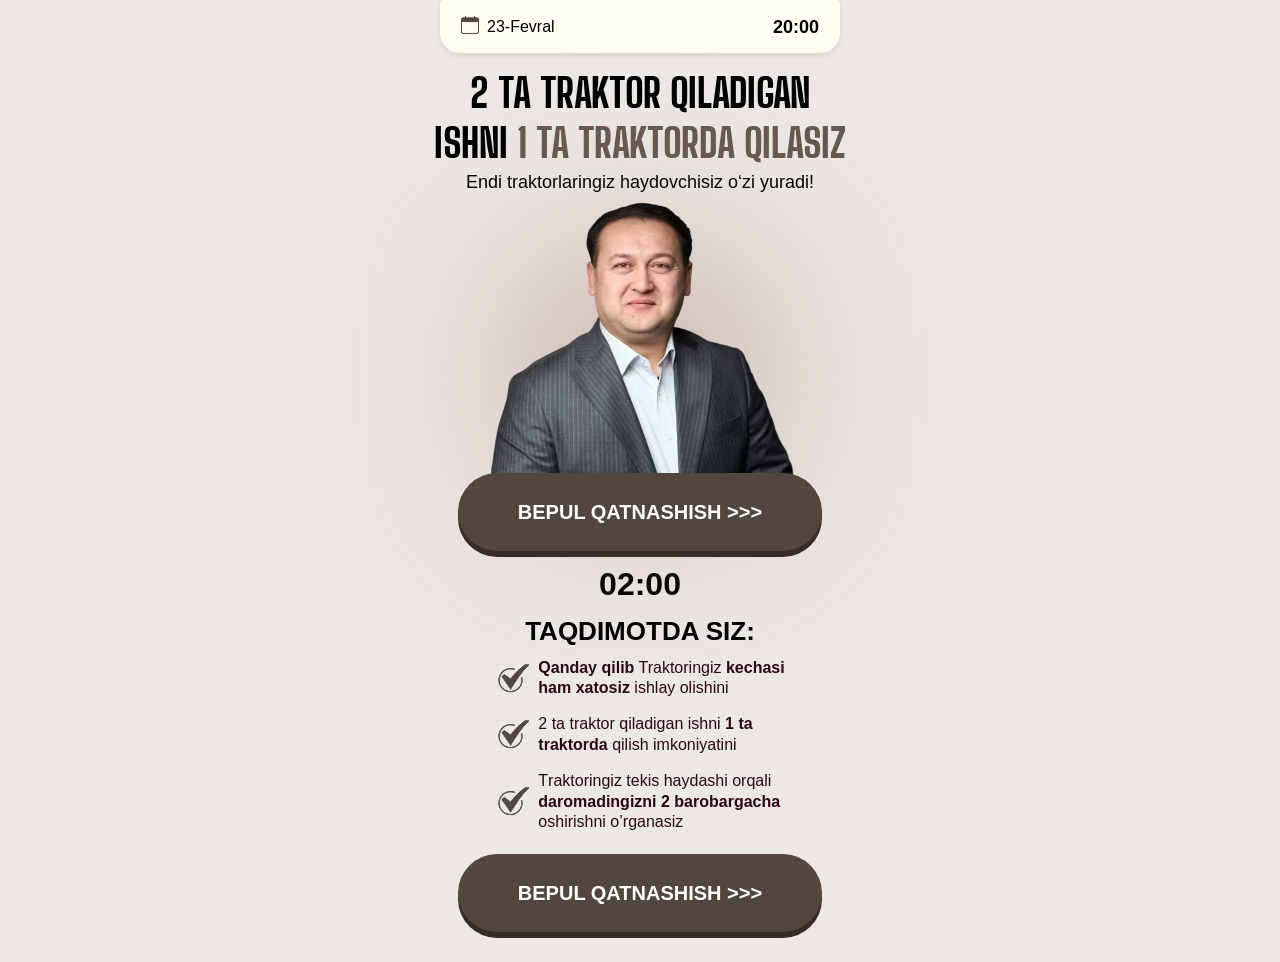
<file: index.html>
<!DOCTYPE html>
<html lang="uz">

<head>
    <meta charset="UTF-8">
    <meta name="viewport" content="width=device-width, initial-scale=1.0">
    <title>Atar Agro</title>
    <style>
* {margin: 0;padding: 0;box-sizing: border-box;}html, body {overflow-x: hidden;}body {background-color: #ECE8E5;}.container {max-width: 440px;width: 100%;margin: 0 auto;padding: 0 10px;padding-top: 0;display: flex;flex-direction: column;align-items: center;font-family: sans-serif;}.header {width: 100%;background-color: #FFFDF4;box-shadow: 0px 3px 4.6px 0px #00000017;border-radius: 4px 4px 20px 20px;padding: 17.5px 21px;display: flex;align-items: center;justify-content: space-between;gap: 12px;margin-bottom: 15px;min-width: 313px;max-width: 400px;}.header__box {display: flex;align-items: center;gap: 8px;}.header__text {font-family: Poppins, sans-serif;color: #000;font-weight: 500;font-size: 16px;line-height: 100%;text-wrap: nowrap;}.header__time {font-family: Montserrat, sans-serif;font-weight: 700;font-size: 18px;line-height: 100%;text-align: center;}.title {font-family: "Big Shoulders Display", sans-serif;font-weight: 700;font-size: clamp(29px, 9vw, 40px);line-height: 125%;text-align: center;text-transform: uppercase;margin-bottom: 4px;width: 100%;}.title span {color: #665852;}.text {font-family: Montserrat, sans-serif;font-weight: 500;font-size: clamp(15px, 4.5vw, 18px);line-height: 120%;text-align: center;margin-bottom: 2px;}.center {position: relative;width: 100%;display: flex;align-items: center;justify-content: center;}.expert__img {object-fit: contain;max-width: clamp(268px, 83vw, 316px);width: 100%;height: auto;margin-bottom: -5px;position: relative;z-index: 1;}.speaker__gradient {background-color: #9E7665B2;filter: blur(100px);max-width: 207px;width: 100%;min-height: 193px;position: absolute;top: 280px;}.event__btn {cursor: pointer;max-width: 364px;text-decoration: none;width: 100%;display: flex;align-items: center;justify-content: center;border: none;background-color: transparent;position: relative;background-color: #53453F;box-shadow: 0px 6px 0px 0px #362D29;border-radius: 100px;padding: 27px 0;height: 78px;z-index: 20;font-family: Montserrat, sans-serif;color: white;font-weight: 700;font-size: 20px;line-height: 100%;text-align: center;text-transform: uppercase;}.timer__box {font-family: Montserrat, sans-serif;font-weight: 700;font-size: 32px;margin-bottom: 18px;line-height: 100%;text-transform: uppercase;}.center__info__title {font-family: "SF Pro", sans-serif;font-weight: 508;font-style: Italic;font-size: 14px;line-height: 120%;text-align: center;margin-bottom: 4px;position: relative;z-index: 2;}
    </style>

    <link rel="stylesheet" href="./css/main.css" media="print" onload="this.media='all'" />
    <noscript>
        <link rel="stylesheet" href="./css/main.css" />
    </noscript>
</head>

<body>
    <div class="wrapper">
        <div class="container">
            <div class="header">
                <div class="header__box">
                    <img src="./images/calendar.png" alt="kalendar belgisi" style="margin-top: -3px;"
                        class="header__text__img" width="18" height="18" loading="lazy" decoding="async">
                    <p class="header__text">
                        23-Fevral
                    </p>
                </div>
                <p class="header__time">20:00</p>
            </div>

            <h1 class="title">
                2 ta traktor qiladigan <br> ishni <span>1 ta traktorda qilasiz</span>
            </h1>

            <p class="text">
                Endi traktorlaringiz haydovchisiz o‘zi yuradi!
            </p>

            <img src="./images/speaker.avif" alt="Speaker rasmi" class="expert__img minifyImg" decoding="async"
                loading="lazy" width="316" height="316">
            <div class="speaker__gradient"></div>

         
            <a class="event__btn registerBtn" style="margin-bottom: 17px;" href="https://t.me/+sK6ivH661qpiNTMy">
                bepul qatnashish >>>
            </a>

            <p class="timer__box" id="timer">02:00</p>

            <h2 class="event__list__title">Taqdimotda siz:</h2>
            <ul class="event__list">
                <li class="event__list__item">
                    <div class="event__list__item__number">
                        <img src="./images/verify.avif" alt="verify" width="35" height="35" decoding="async"
                            loading="lazy">
                    </div>
                    <p class="event__list__item__text">
                        <span>Qanday qilib</span> Traktoringiz <span>kechasi <br> ham xatosiz</span> ishlay olishini
                    </p>
                </li>
                <li class="event__list__item">
                    <div class="event__list__item__number">
                        <img src="./images/verify.avif" alt="verify" width="35" height="35" decoding="async"
                            loading="lazy">
                    </div>
                    <p class="event__list__item__text">
                        2 ta traktor qiladigan ishni <span>1 ta <br> traktorda</span> qilish imkoniyatini
                    </p>
                </li>
                <li class="event__list__item">
                    <div class="event__list__item__number">
                        <img src="./images/verify.avif" alt="verify" width="35" height="35" decoding="async"
                            loading="lazy">
                    </div>
                    <p class="event__list__item__text">
                        Тraktoringiz tekis haydashi orqali <br> <span>daromadingizni 2 barobargacha</span> <br>
                        oshirishni o’rganasiz
                    </p>
                </li>
            </ul>

            <a class="event__btn registerBtn" style="margin-bottom: 30px;" href="https://t.me/+sK6ivH661qpiNTMy">
                bepul qatnashish >>>
            </a>
        </div>
    </div>

    <script defer src="./js/app.js"></script>
</body>

</html>
</file>
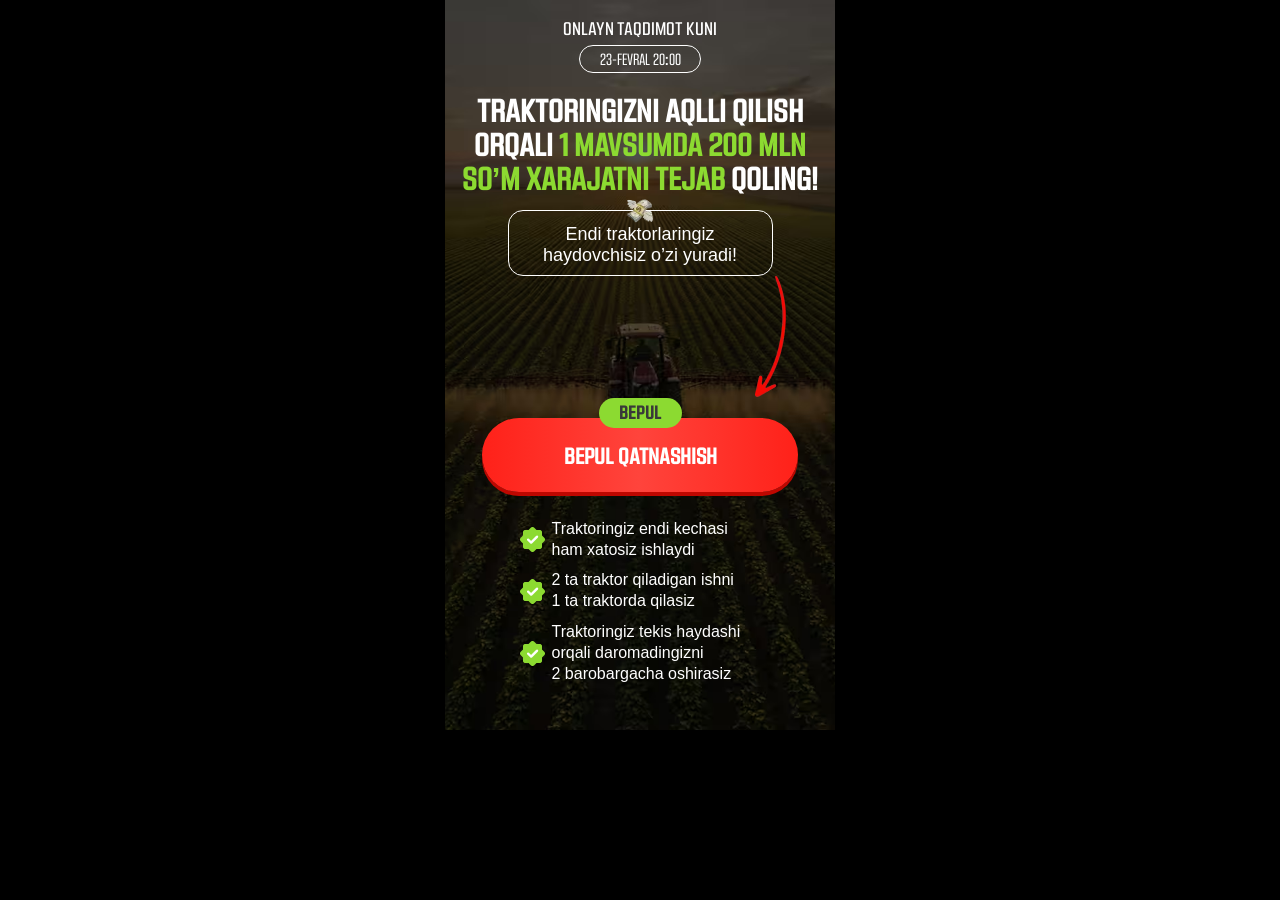
<file: a/index.html>
<!DOCTYPE html>
<html lang="uz">

<head>
    <meta charset="UTF-8">
    <meta name="viewport" content="width=device-width, initial-scale=1.0">
    <title>Atar Agro</title>

    <style>
* {margin: 0;padding: 0;box-sizing: border-box;}body {background-color: black;overflow-x: hidden;}.wrapper {background-image: url(./images/bg.avif);background-color: black;background-repeat: no-repeat;background-position: center;background-size: cover;max-width: 390px;margin: 0 auto;padding: 0 10px;position: relative;}.text {font-family: Kuunari, sans-serif;font-weight: 500;font-size: 18px;line-height: 100%;text-align: center;text-transform: uppercase;color: white;padding-top: 19px;margin-bottom: 8px;}.top__dot {border: 1px solid #FFFFFF;border-radius: 25px;max-width: 122px;width: 100%;color: white;display: flex;align-items: center;justify-content: center;padding: 4px 10.5px;font-family: Kuunari, sans-serif;font-weight: 400;font-size: 16px;line-height: 110%;text-align: center;text-transform: uppercase;margin-left: auto;margin-right: auto;margin-bottom: 20px;}.title {font-family: Kuunari, sans-serif;font-weight: 700;font-size: clamp(26px, 8vw, 31px);line-height: 110%;text-align: center;text-transform: uppercase;color: white;margin-bottom: 15px;}.title span {color: #8CDA31;}.bonus {border: 1px solid #FFFFFF;border-radius: 15px;max-width: 265px;width: 100%;padding: 12px 0 8px 0;display: flex;flex-direction: column;align-items: center;justify-content: center;margin-left: auto;margin-right: auto;color: white;}.bonus__text {margin-top: -25px;}.bonus__subtext {font-family: Inter, sans-serif;font-weight: 500;font-size: clamp(16px, 5vw, 18px);line-height: 120%;text-align: center;}.bonus__arrow {margin-left: 300px;display: block;}.box {display: flex;flex-direction: column;align-items: center;justify-content: center;margin-left: auto;margin-right: auto;margin-bottom: 27px;}.registerBtn {text-decoration: none;background: linear-gradient(90deg, #FF2119 0%, #FF443C 49.68%, #FF2119 100%);border-radius: 100px;box-shadow: 0px 4px 4px 0px #FFFFFF40 inset;box-shadow: 4px 0px 4px 0px #FFFFFF40 inset;box-shadow: -4px 0px 4px 0px #FFFFFF40 inset;box-shadow: 0px 4px 0px 0px #BE0700;max-width: 316px;padding: 25px 0;width: 100%;border: none;cursor: pointer;font-family: Kuunari, sans-serif;font-weight: 700;font-size: 22px;line-height: 110%;text-align: center;color: white;text-transform: uppercase;height: 74px;}.registerSubtitle {background-color: #8CDA31;border-radius: 20px;max-width: 83px;width: 100%;font-family: Kuunari, sans-serif;font-weight: 700;font-size: 18px;line-height: 110%;text-align: center;text-transform: uppercase;color: #393939;padding: 5px 20px;margin-left: auto;margin-right: auto;display: flex;margin-bottom: -10px;position: relative;z-index: 2;}.nav__list {display: flex;flex-direction: column;justify-content: center;margin-left: auto;margin-right: auto;align-items: start;gap: 10px;padding-bottom: 46px;max-width: 241px;width: 100%;}.nav__item {display: flex;align-items: center;gap: 7px;color: white;}.nav__item p {font-family: Inter, sans-serif;font-weight: 500;font-size: 16px;line-height: 130%;color: white;}@media (max-width:340px) {.bonus__arrow {margin-left: 270px;}}
    </style>

    <link rel="stylesheet" href="./css/main.css" media="print" onload="this.media='all'" />
    <noscript>
        <link rel="stylesheet" href="./css/main.css" />
    </noscript>
</head>

<body>

    <section class="wrapper">
        <div class="container">
            <p class="text">Onlayn Taqdimot  kuni</p>

            <div class="top__dot">
                <p>23-fevral 20:00</p>
            </div>

            <h1 class="title">Traktoringizni aqlli qilish <br> orqali <span>1 mavsumda 200 mln so’m xarajatni
                    tejab</span>
                qoling!</h1>

            <div class="bonus">
                <img class="bonus__text" src="./images/money.avif" loading="lazy" decoding="async" width="26"
                    height="26" alt="money icon">
                <p class="bonus__subtext">Endi traktorlaringiz <br> haydovchisiz o’zi yuradi!</p>
            </div>
            <img class="bonus__arrow" src="./images/arrow.avif" loading="lazy" decoding="async" alt="arrow">


            <div class="box" style="position: relative;">
                <span class="registerSubtitle">BEPUL</span>
                <a class="registerBtn" href="https://t.me/+oP8kC7Tb-TIxMjUy">
                    Bepul qatnashish
                </a>
            </div>


            <ul class="nav__list">
                <li class="nav__item">
                    <img src="./images/verfiy.png" loading="lazy" decoding="async" alt="verfiy">
                    <p>Traktoringiz endi kechasi <br> ham xatosiz ishlaydi</p>
                </li>
                <li class="nav__item">
                    <img src="./images/verfiy.png" loading="lazy" decoding="async" alt="verfiy">
                    <p>2 ta traktor qiladigan ishni <br> 1 ta traktorda qilasiz</p>
                </li>
                <li class="nav__item">
                    <img src="./images/verfiy.png" loading="lazy" decoding="async" alt="verfiy">
                    <p>Traktoringiz tekis haydashi <br> orqali daromadingizni <br>
                        2 barobargacha oshirasiz</p>
                </li>
            </ul>
        </div>
    </section>


    <script defer src="../js/app.js"></script>
</body>

</html>
</file>
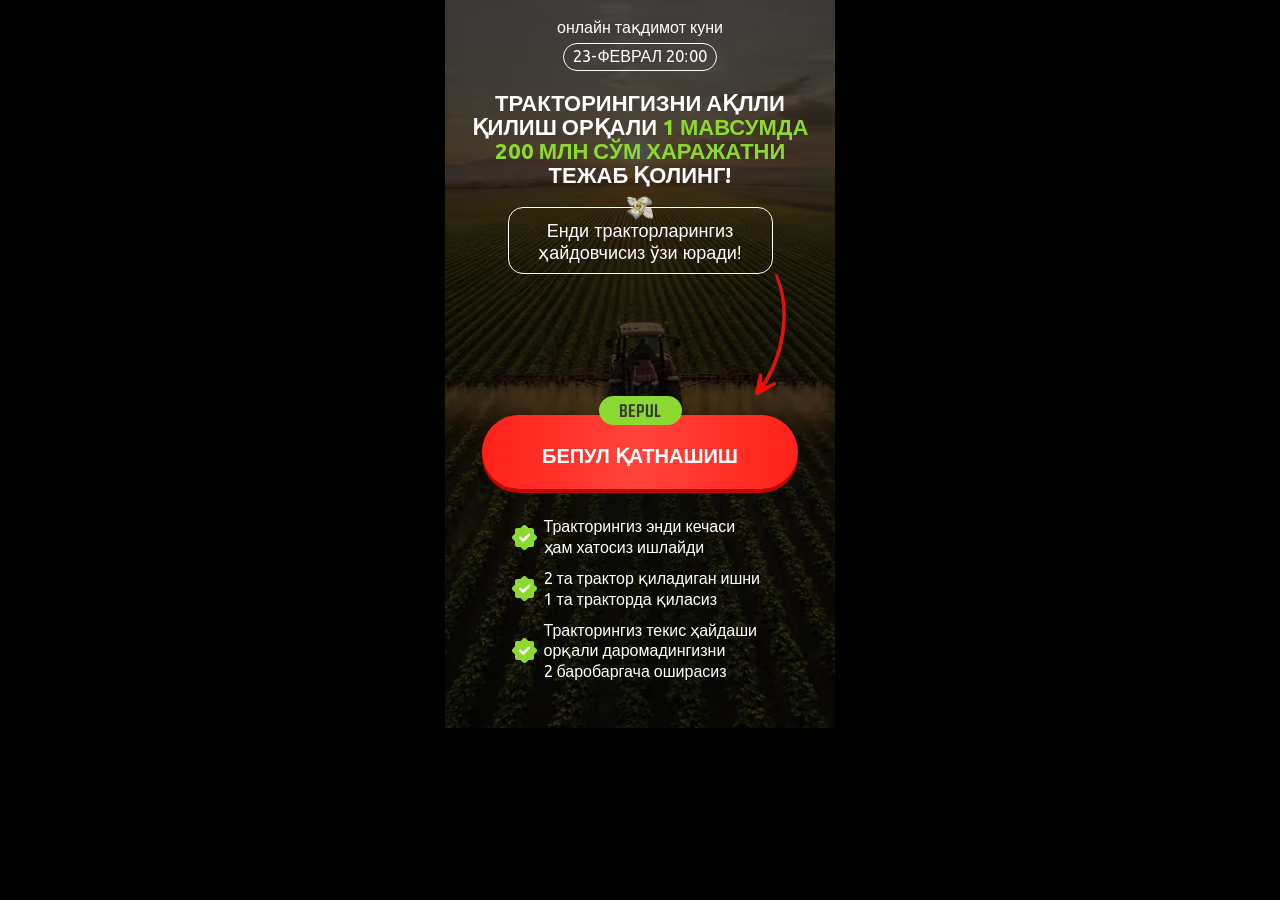
<file: b/index.html>
<!DOCTYPE html>
<html lang="uz">

<head>
    <meta charset="UTF-8" />
    <meta name="viewport" content="width=device-width, initial-scale=1.0" />
    <title>Atar Agro</title>

    <style>
* {margin: 0;padding: 0;box-sizing: border-box;}body {background-color: black;overflow-x: hidden;}.wrapper {background-image: url(../a/images/bg.avif);background-color: black;background-repeat: no-repeat;background-position: center;background-size: cover;max-width: 390px;margin: 0 auto;padding: 0 10px;position: relative;}.text {font-family: Ubuntu, sans-serif;font-weight: 500;font-size: 16px;line-height: 100%;text-align: center;color: white;padding-top: 19px;margin-bottom: 8px;}.top__dot {border: 1px solid #FFFFFF;border-radius: 25px;max-width: 154px;width: 100%;color: white;display: flex;align-items: center;justify-content: center;padding: 4px 0;font-family: Ubuntu, sans-serif;font-weight: 400;font-size: 16px;line-height: 110%;text-align: center;text-transform: uppercase;margin-left: auto;margin-right: auto;margin-bottom: 20px;}.title {font-family: Ubuntu, sans-serif;font-weight: 700;font-size: clamp(19px, 6.2vw, 22px);line-height: 110%;text-align: center;text-transform: uppercase;color: white;margin-bottom: 20px;}.title span {color: #8CDA31;}.bonus {border: 1px solid #FFFFFF;border-radius: 15px;max-width: 265px;width: 100%;padding: 12px 0 8px 0;display: flex;flex-direction: column;align-items: center;justify-content: center;margin-left: auto;margin-right: auto;color: white;position: relative;}.bonus__text {margin-top: -25px;display: block;margin-left: auto;margin-right: auto;}.bonus__subtext {font-family: Inter, sans-serif;font-weight: 500;font-size: clamp(16px, 5vw, 18px);line-height: 120%;text-align: center;}.bonus__arrow {margin-left: 300px;display: block;}.box {display: flex;flex-direction: column;align-items: center;justify-content: center;margin-left: auto;margin-right: auto;margin-bottom: 27px;}.registerBtn {background: linear-gradient(90deg, #FF2119 0%, #FF443C 49.68%, #FF2119 100%);border-radius: 100px;box-shadow: 0px 4px 4px 0px #FFFFFF40 inset;box-shadow: 4px 0px 4px 0px #FFFFFF40 inset;box-shadow: -4px 0px 4px 0px #FFFFFF40 inset;box-shadow: 0px 4px 0px 0px #BE0700;max-width: 316px;width: 100%;border: none;cursor: pointer;font-family: Ubuntu, sans-serif;font-weight: 700;font-size: 20px;line-height: 110%;text-align: center;color: white;text-transform: uppercase;text-decoration: none;padding: 30px 0;height: 74px;}.registerSubtitle {background-color: #8CDA31;border-radius: 20px;max-width: 83px;width: 100%;font-family: Kuunari, sans-serif;font-weight: 700;font-size: 18px;line-height: 110%;text-align: center;text-transform: uppercase;color: #393939;padding: 5px 20px;margin-left: auto;margin-right: auto;display: flex;margin-bottom: -10px;position: relative;z-index: 2;}.nav__list {display: flex;flex-direction: column;justify-content: center;margin-left: auto;margin-right: auto;align-items: start;gap: 10px;padding-bottom: 46px;max-width: 257px;width: 100%;}.nav__item {display: flex;align-items: center;gap: 7px;color: white;}.nav__item p {font-family: Ubuntu, sans-serif;font-weight: 400;font-size: 16px;line-height: 130%;color: white;}@media (max-width:340px) {.bonus__arrow {margin-left: 270px;}}
    </style>

    <link rel="stylesheet" href="./css/main.css" media="print" onload="this.media='all'" />
    <noscript>
        <link rel="stylesheet" href="./css/main.css" />
    </noscript>
</head>

<body>

    <section class="wrapper">
        <div class="container">
            <p class="text">онлайн тақдимот куни</p>

            <div class="top__dot">
                <p>23-феврал 20:00</p>
            </div>

            <h1 class="title">
                Тракторингизни ақлли <br>
                қилиш орқали <span>1 мавсумда <br> 200 млн сўм харажатни</span>
                <br> тежаб қолинг!
            </h1>

            <div class="bonus">
                <img class="bonus__text" src="../a/images/money.avif" loading="lazy" decoding="async" width="26"
                    height="26" alt="money icon" />
                <p class="bonus__subtext">Енди тракторларингиз ҳайдовчисиз ўзи юради!</p>
            </div>

            <img class="bonus__arrow" src="../a/images/arrow.avif" loading="lazy" decoding="async" width="31"
                height="122" alt="arrow" />

            <div class="box" style="position: relative;">
                <span class="registerSubtitle">BEPUL</span>
                <a class="registerBtn" href="https://t.me/+NIV3G5mhF4UwMWIy">
                    Бепул қатнашиш
                </a>
            </div>

            <ul class="nav__list">
                <li class="nav__item">
                    <img src="../a/images/verfiy.png" loading="lazy" decoding="async" width="25" height="25"
                        alt="verfiy" />
                    <p>Тракторингиз энди кечаси <br> ҳам хатосиз ишлайди</p>
                </li>

                <li class="nav__item">
                    <img src="../a/images/verfiy.png" loading="lazy" decoding="async" width="25" height="25"
                        alt="verfiy" />
                    <p>2 та трактор қиладиган ишни <br> 1 та тракторда қиласиз</p>
                </li>

                <li class="nav__item">
                    <img src="../a/images/verfiy.png" loading="lazy" decoding="async" width="25" height="25"
                        alt="verfiy" />
                    <p>Тракторингиз текис ҳайдаши <br> орқали даромадингизни <br> 2 баробаргача оширасиз</p>
                </li>
            </ul>
        </div>
    </section>

    <script defer src="../js/app.js"></script>
</body>

</html>
</file>
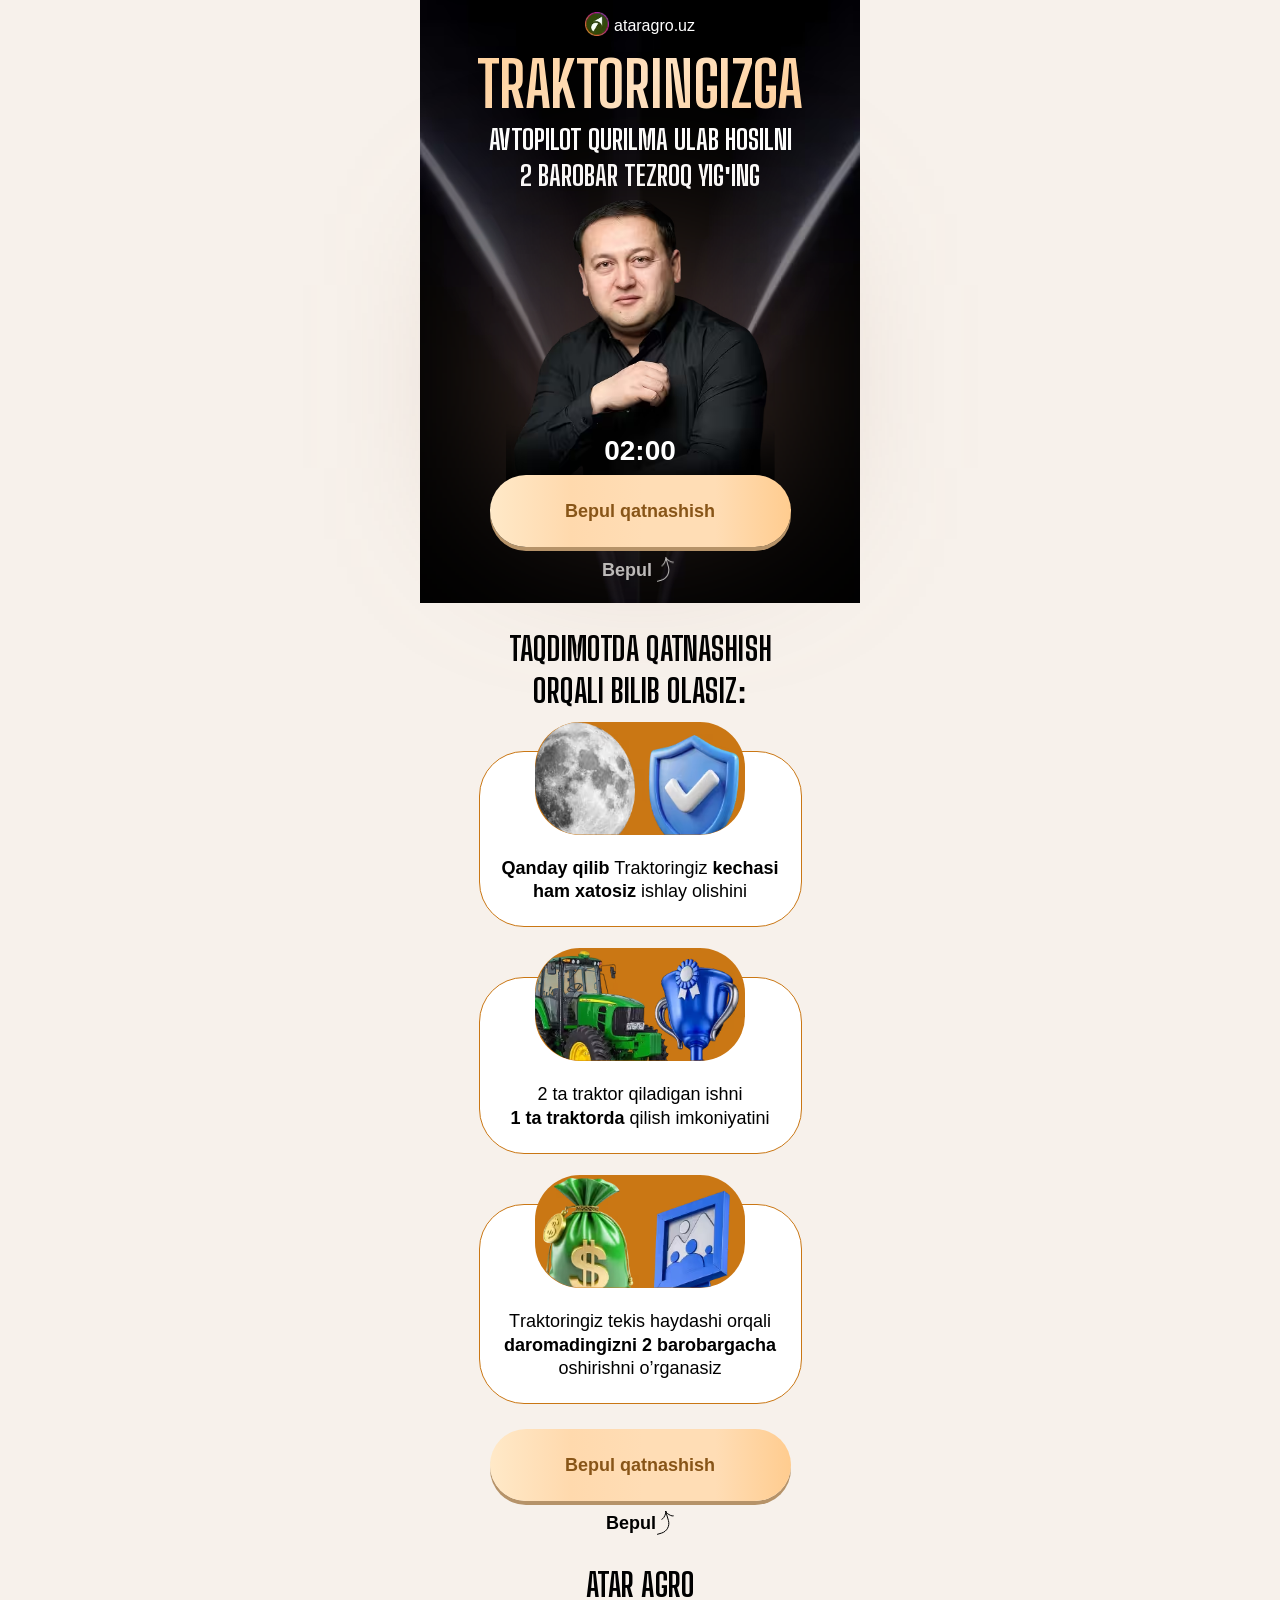
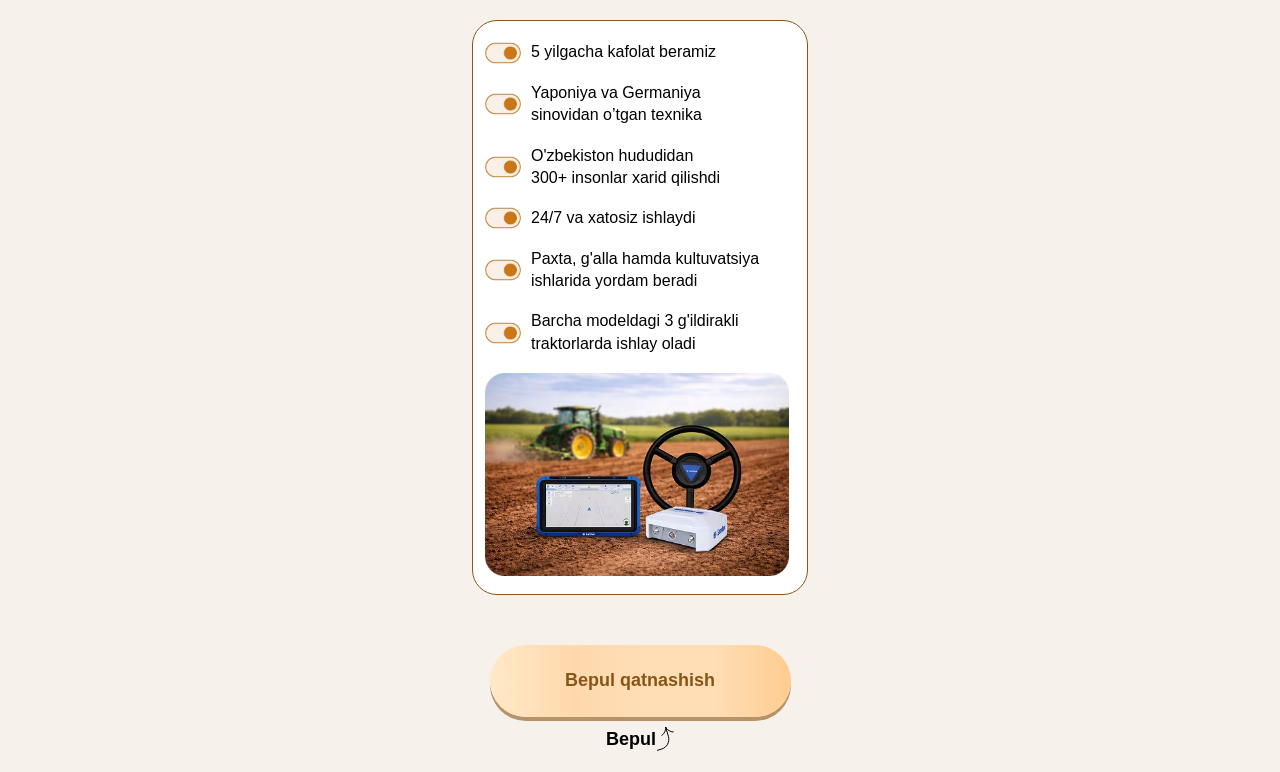
<file: d/index.html>
<!DOCTYPE html>
<html lang="uz">

<head>
    <meta charset="UTF-8">
    <meta name="viewport" content="width=device-width, initial-scale=1.0">
    <title>Atar Agro</title>
    <style>
* {margin: 0;padding: 0;box-sizing: border-box;}html, body {overflow-x: hidden;}body {background-color: #F7F1EB;}.container {max-width: 440px;width: 100%;margin: 0 auto;padding: 0 10px;padding-top: 0;display: flex;flex-direction: column;align-items: center;font-family: sans-serif;background-image: url(./images/bg.avif);background-repeat: no-repeat;background-size: cover;background-position: center;color: white;}.header {padding-top: 15px;padding-bottom: 17px;}.header__box {display: flex;align-items: center;justify-content: center;gap: 5px;}.header__text {font-family: "SF Pro", sans-serif;font-weight: 400;font-size: 16px;line-height: 100%;text-align: center;}.title {font-family: "Big Shoulders Display", sans-serif;font-weight: 900;font-size: clamp(56px, 17vw, 62px);line-height: 100%;text-align: center;text-transform: uppercase;margin-bottom: 6px;background: linear-gradient(136.83deg, #FFD3A2 8.22%, #FFE2C1 52.67%, #FFD3A2 89.54%);-webkit-background-clip: text;-webkit-text-fill-color: transparent;background-clip: text;color: transparent;}.subtitle {font-family: "Big Shoulders Display", sans-serif;font-weight: 700;font-size: clamp(25px, 7.5vw, 28px);line-height: 130%;text-align: center;text-transform: uppercase;color: white;}.center {position: relative;width: 100%;display: flex;align-items: center;justify-content: center;}.expert__img {object-fit: contain;max-width: 269px;width: 100%;height: auto;margin-bottom: -10px;position: relative;z-index: 1;}.timer {font-family: "HvDTrial Brandon Text", sans-serif;font-weight: 700;font-size: 28px;line-height: 100%;text-align: center;color: white;margin-top: -40px;margin-bottom: 10px;position: relative;z-index: 25;}.speaker__gradient {background-color: #9E7665B2;filter: blur(100px);max-width: 207px;width: 100%;min-height: 193px;position: absolute;top: 280px;}.event__btn {cursor: pointer;max-width: 301px;text-decoration: none;width: 100%;display: flex;align-items: center;justify-content: center;border: none;background-color: transparent;position: relative;background: linear-gradient(90deg, #FFE9C8 0%, #FFD9AD 27%, #FFDDB5 51%, #FFDDB5 75%, #FFCC8F 100%);box-shadow: 0px 4px 0px 0px #B69369;border-radius: 100px;padding: 25px 0;height: 72px;z-index: 20;font-family: Caros, sans-serif;color: #885518;font-weight: 600;font-size: 18px;line-height: 21px;text-align: center;margin-bottom: 10px;}.event__box {display: flex;align-items: end;justify-content: end;gap: 1px;margin-bottom: 21px;color: #C0C0C0;}.event__box p {font-family: Inter, sans-serif;font-weight: 600;font-size: 18px;line-height: 130%;text-align: center;color: #C0C0C0;}.event__box img {object-fit: contain;}.event__list__title {font-family: "Big Shoulders Display", sans-serif;font-weight: 700;font-size: 32px;line-height: 125%;text-align: center;text-transform: uppercase;margin-bottom: 10px;}
    </style>

    <link rel="stylesheet" href="./css/main.css" media="print" onload="this.media='all'" />
    <noscript>
        <link rel="stylesheet" href="./css/main.css" />
    </noscript>
</head>

<body>
    <div class="wrapper">
        <div class="container">
            <div class="header">
                <div class="header__box">
                    <img src="./images/logo.avif" alt="kalendar belgisi" style="margin-top: -3px;"
                        class="header__text__img" width="24" height="24" loading="lazy" decoding="async">
                    <p class="header__text">
                        ataragro.uz
                    </p>
                </div>
            </div>

            <h1 class="title">
                traktoringizga
            </h1>

            <h2 class="subtitle">
                avtopilot qurilma ulab hosilni <br> 2 barobar tezroq yig'ing
            </h2>

            <img src="./images/speaker.avif" alt="Speaker rasmi" class="expert__img minifyImg" decoding="async"
                loading="lazy" width="269" height="294">
            <div class="speaker__gradient"></div>
            <p class="timer" id="timer">02:00</p>

            <a class="event__btn registerBtn" href="https://t.me/+v6hqnTomwllmMGMy">
                Bepul qatnashish
            </a>

            <div class="event__box">
                <p>Bepul</p>
                <img src="./images/arrow.png" loading="lazy" decoding="async" width="25" height="25" alt="arrow">
            </div>
        </div>


        <section class="webinar-learn webinar-section">
            <div class="webinar-learn__container">
                <h2 class="webinar-heading2">Taqdimotda qatnashish <br> orqali bilib olasiz:</h2>
                <ul class="webinar-learn__list">
                    <li class="webinar-learn__list__item">
                        <img class="webinar-learn__list__item__number" src="./images/learn/1.avif" loading="lazy"
                            decoding="async" width="210" height="113" alt="images">
                        <p class="webinar-learn__list__item__text">
                            <span>Qanday qilib</span> Traktoringiz <span>kechasi <br> ham xatosiz</span> ishlay olishini
                        </p>
                    </li>
                    <li class="webinar-learn__list__item">
                        <img class="webinar-learn__list__item__number" src="./images/learn/2.avif" loading="lazy"
                            decoding="async" width="210" height="113" alt="images">
                        <p class="webinar-learn__list__item__text">
                            2 ta traktor qiladigan ishni <br>
                            <span>1 ta traktorda</span> qilish imkoniyatini
                        </p>
                    </li>
                    <li class="webinar-learn__list__item">
                        <img class="webinar-learn__list__item__number" src="./images/learn/3.avif" loading="lazy"
                            decoding="async" width="210" height="113" alt="images">
                        <p class="webinar-learn__list__item__text">
                            Тraktoringiz tekis haydashi orqali <br> <span>daromadingizni 2 barobargacha</span> <br>
                            oshirishni o’rganasiz
                        </p>
                    </li>
                </ul>
                <a class="event__btn registerBtn" href="https://t.me/+v6hqnTomwllmMGMy">
                    Bepul qatnashish
                </a>
                <div class="event__box" style="margin-bottom: 0;">
                    <p style="color: black;">Bepul</p>
                    <svg width="17" height="24" viewBox="0 0 17 24" fill="none" xmlns="http://www.w3.org/2000/svg">
                        <path
                            d="M16.2572 4.95411C15.6559 5.13196 14.5799 4.80327 13.6471 4.42431C12.4442 3.9381 11.3209 3.26423 10.3588 2.3953C9.63744 1.74374 8.88566 0.917621 8.65621 0.141774M8.65621 0.141774C8.88566 0.917621 8.7044 2.02057 8.45325 2.95885C8.1177 4.21157 7.54162 5.38803 6.79835 6.4498C6.22089 7.27542 5.49599 8.13671 4.89544 8.31432M8.65621 0.141774L11.4164 9.47466C13.007 14.8528 9.93608 20.5029 4.5579 22.0935L0.500122 23.2936"
                            stroke="black" stroke-linecap="round" />
                    </svg>
                </div>
            </div>
        </section>

        <section class="description">
            <div class="description__container">
                <h2 class="event__list__title" style="margin-bottom: 15px;">Atar agro</h2>

                <div class="description__box">
                    <div class="description__col">
                        <img src="./images/percent.avif" loading="lazy" decoding="async" width="36" height="22"
                            alt="images">
                        <p class="description__col__text">5 yilgacha kafolat beramiz</p>
                    </div>
                    <div class="description__col">
                        <img src="./images/percent.avif" loading="lazy" decoding="async" width="36" height="22"
                            alt="images">
                        <p class="description__col__text">Yaponiya va Germaniya <br> sinovidan o’tgan texnika</p>
                    </div>
                    <div class="description__col">
                        <img src="./images/percent.avif" loading="lazy" decoding="async" width="36" height="22"
                            alt="images">
                        <p class="description__col__text">O'zbekiston hududidan <br>
                            300+ insonlar xarid qilishdi</p>
                    </div>
                    <div class="description__col">
                        <img src="./images/percent.avif" loading="lazy" decoding="async" width="36" height="22"
                            alt="images">
                        <p class="description__col__text">24/7 va xatosiz ishlaydi</p>
                    </div>
                    <div class="description__col">
                        <img src="./images/percent.avif" loading="lazy" decoding="async" width="36" height="22"
                            alt="images">
                        <p class="description__col__text">Paxta, g'alla hamda kultuvatsiya <br>
                            ishlarida yordam beradi</p>
                    </div>
                    <div class="description__col">
                        <img src="./images/percent.avif" loading="lazy" decoding="async" width="36" height="22"
                            alt="images">
                        <p class="description__col__text">Barcha modeldagi 3 g'ildirakli <br>
                            traktorlarda ishlay oladi</p>
                    </div>
                    <img class="description__images" src="./images/images.avif" loading="lazy" decoding="async"
                        width="306" height="204" alt="speaker">
                </div>

                <a class="event__btn registerBtn" href="https://t.me/+v6hqnTomwllmMGMy">
                    Bepul qatnashish
                </a>
                <div class="event__box">
                    <p style="color: black;">Bepul</p>
                    <svg width="17" height="24" viewBox="0 0 17 24" fill="none" xmlns="http://www.w3.org/2000/svg">
                        <path
                            d="M16.2572 4.95411C15.6559 5.13196 14.5799 4.80327 13.6471 4.42431C12.4442 3.9381 11.3209 3.26423 10.3588 2.3953C9.63744 1.74374 8.88566 0.917621 8.65621 0.141774M8.65621 0.141774C8.88566 0.917621 8.7044 2.02057 8.45325 2.95885C8.1177 4.21157 7.54162 5.38803 6.79835 6.4498C6.22089 7.27542 5.49599 8.13671 4.89544 8.31432M8.65621 0.141774L11.4164 9.47466C13.007 14.8528 9.93608 20.5029 4.5579 22.0935L0.500122 23.2936"
                            stroke="black" stroke-linecap="round" />
                    </svg>
                </div>
            </div>
        </section>

        <script defer src="../js/app.js"></script>
</body>

</html>
</file>
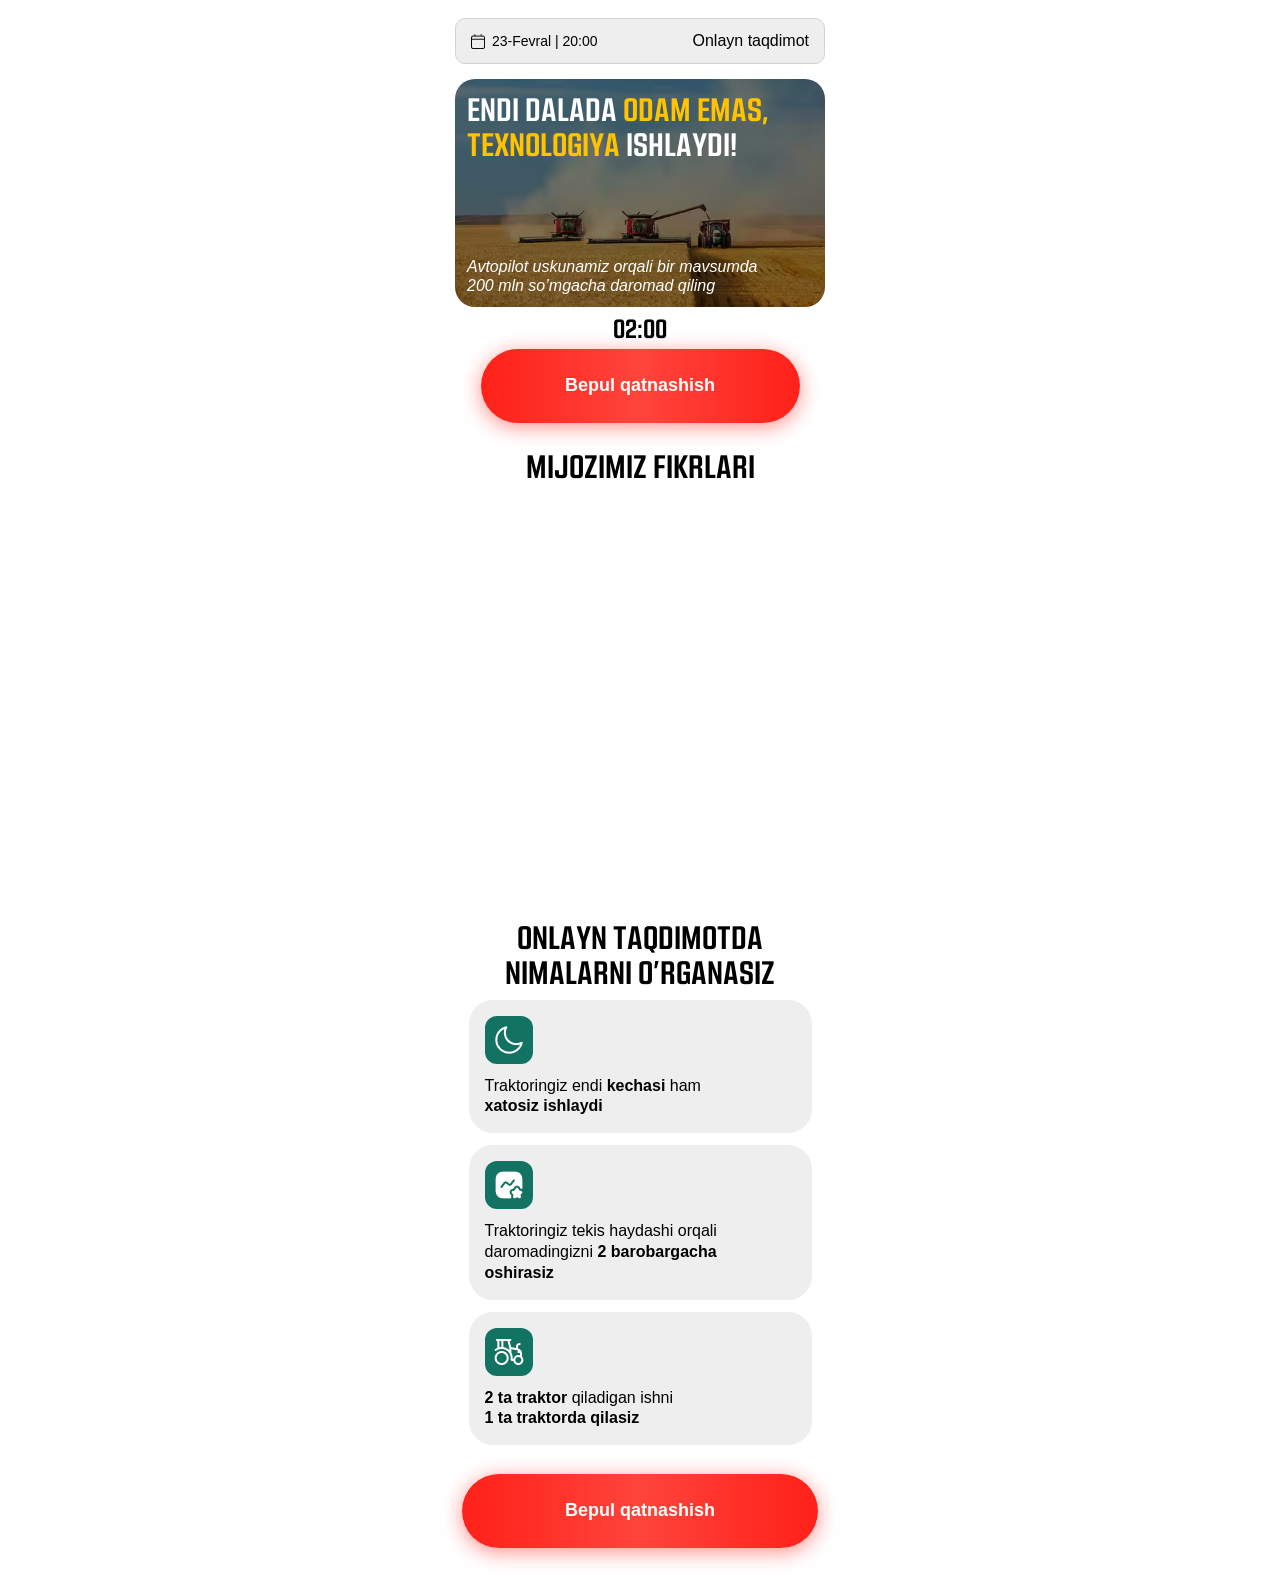
<file: e/index.html>
<!DOCTYPE html>
<html lang="uz">

<head>
    <meta charset="UTF-8">
    <meta name="viewport" content="width=device-width, initial-scale=1.0">
    <title>Atar Agro</title>

    <style>
* {margin: 0;padding: 0;box-sizing: border-box;}body {overflow-x: hidden;}.hero {padding-top: 18px;padding-bottom: 29px;}.hero__container {max-width: 390px;margin-left: auto;margin-right: auto;padding: 0 10px;position: relative;}.hero__top {display: flex;align-items: center;justify-content: space-between;background-color: #EEEEEE;border: 1px solid #D3D3D3;border-radius: 10px;padding: 14px 15px;margin-bottom: 15px;}.hero__top__min {display: flex;align-items: center;justify-content: center;gap: 7px;}.hero__top__min p {font-family: Montserrat, sans-serif;font-weight: 500;font-size: 14px;line-height: 100%;text-align: center;}.hero__top__title {font-family: Montserrat, sans-serif;font-weight: 500;font-size: 16px;line-height: 100%;text-align: center;}.hero__main {background-image: url(./images/main.avif);background-repeat: no-repeat;background-size: cover;background-position: center;border-radius: 20px;background-color: #00000080;padding: 12px;margin-bottom: 8px;}.hero__title {font-family: Kuunari, sans-serif;font-weight: 700;font-size: clamp(29px, 9vw, 32px);line-height: 110%;text-transform: uppercase;color: white;margin-bottom: 97px;}.hero__title span {color: #FFC300;}.hero__main__text {font-family: Inter, sans-serif;font-weight: 500;font-style: Italic;font-size: clamp(14px, 4.5vw, 16px);line-height: 114%;color: white;}.timer {font-family: Kuunari, sans-serif;font-weight: 700;font-size: 26px;line-height: 100%;text-align: center;margin-bottom: 8px;}.hero__btn {background: linear-gradient(90deg, #FF2119 0%, #FF443C 49.68%, #FF2119 100%);box-shadow: 0px 4px 4px 0px #FFFFFF40 inset;box-shadow: 4px 0px 4px 0px #FFFFFF40 inset;box-shadow: -4px 0px 4px 0px #FFFFFF40 inset;box-shadow: 0px 4px 0px 0px #BE0700;box-shadow: 0px 4px 20px 0px #FF211980;border-radius: 100px;max-width: 319px;width: 100%;padding: 27px 0;font-family: Inter, sans-serif;font-weight: 700;font-size: 18px;line-height: 110%;text-align: center;color: white;display: block;text-decoration: none;cursor: pointer;border: none;margin: 0 auto;}.hero__thoughts {margin-bottom: 25px;position: relative;}.hero__thoughts__title {font-family: Kuunari, sans-serif;font-weight: 700;font-size: 32px;line-height: 110%;text-transform: uppercase;margin-bottom: 15px;text-align: center;}.hero__thoughts__img {margin: 0 auto;display: flex;justify-content: center;}.hero__thoughts__icon {position: absolute;top: 190px;cursor: pointer;}.description {padding-bottom: 29px;}.description__title {font-family: Kuunari, sans-serif;font-weight: 700;font-size: 32px;line-height: 110%;text-align: center;text-transform: uppercase;margin-bottom: 10px;}.description__row {display: flex;flex-direction: column;gap: 12px;max-width: 343px;width: 100%;justify-content: center;margin: 0 auto;}.description__col {border-radius: 24px;background-color: #EEEEEE;padding: 16px;}.description__col__min {background-color: #137363;border-radius: 12px;max-width: 48px;width: 100%;margin-bottom: 12px;height: 48px;display: flex;align-items: center;justify-content: center;}.description__col p {font-family: Inter, sans-serif;font-weight: 400;font-size: 16px;line-height: 130%;}wistia-player[media-id='y6ht38z2y0']:not(:defined) {background: center / contain no-repeat url('https://fast.wistia.com/embed/medias/y6ht38z2y0/swatch');display: block;filter: blur(5px);padding-top: 177.78%;}
    </style>

    <link rel="stylesheet" href="./css/main.css" media="print" onload="this.media='all'" />
    <noscript>
        <link rel="stylesheet" href="./css/main.css" />
    </noscript>
</head>

<body>

    <section class="hero">
        <div class="hero__container">
            <div class="hero__top">
                <div class="hero__top__min">
                    <img src="./images/calendar.png" loading="lazy" decoding="async" width="14" height="15"
                        alt="calendar">
                    <p>23-Fevral | 20:00</p>
                </div>

                <p class="hero__top__title">Onlayn taqdimot</p>
            </div>


            <div class="hero__main">
                <h1 class="hero__title">Endi dalada <span>odam emas, <br>
                        texnologiya</span> ishlaydi!</h1>
                <p class="hero__main__text">Avtopilot uskunamiz orqali bir mavsumda <br> 200 mln so’mgacha daromad
                    qiling</p>
            </div>

            <div class="timer" id="timer">02:00</div>

            <a class="hero__btn" href="https://t.me/+Psyy-wLbZvYyNmQy" style="margin-bottom: 25px;">
                Bepul qatnashish
            </a>


            <div class="hero__thoughts">
                <h2 class="hero__thoughts__title">Mijozimiz fikrlari</h2>

                <div class="hero__thoughts__img">
                    <div class="" style="max-width: 223px; width: 100%; min-height: 321px;">
                        <wistia-player media-id="y6ht38z2y0" aspect="0.5625"></wistia-player>
                    </div>
                </div>
            </div>

            <div class="description">
                <h2 class="description__title">onlayn taqdimotda nimalarni o’rganasiz</h2>

                <div class="description__row">
                    <div class="description__col">
                        <div class="description__col__min">
                            <img src="./images/info/1.png" loading="lazy" decoding="async" width="32" height="32"
                                alt="icon">
                        </div>
                        <p>Traktoringiz endi <b>kechasi</b> ham <br> <b>xatosiz ishlaydi</b></p>
                    </div>
                    <div class="description__col">
                        <div class="description__col__min">
                            <img src="./images/info/2.png" loading="lazy" decoding="async" width="32" height="32"
                                alt="icon">
                        </div>
                        <p>Traktoringiz tekis haydashi orqali <br> daromadingizni <b>2 barobargacha <br>
                                oshirasiz</b>
                        </p>
                    </div>
                    <div class="description__col">
                        <div class="description__col__min">
                            <img src="./images/info/3.png" loading="lazy" decoding="async" width="32" height="32"
                                alt="icon">
                        </div>
                        <p><b>2 ta traktor</b> qiladigan ishni <br>
                            <b>1 ta traktorda qilasiz</b>
                        </p>
                    </div>
                </div>
            </div>

            <a class="hero__btn" href="https://t.me/+Psyy-wLbZvYyNmQy" style="max-width: 356px; width: 100%;">
                Bepul qatnashish
            </a>
        </div>
    </section>




    <script src="https://fast.wistia.com/player.js" async></script>
    <script src="https://fast.wistia.com/embed/y6ht38z2y0.js" async type="module"></script>
    <script defer src="../js/app.js"></script>
</body>

</html>
</file>
<file: css/main.css>
@font-face {font-family: "Big Shoulders Display";src: url("../font/BigShouldersDisplay-ExtraBold-subset-v3.woff2") format("woff2");font-weight: 800;font-display: swap;}html, body {overflow-x: hidden;}.event__list__title {font-family: "Montserrat", sans-serif;font-weight: 700;font-size: 26px;line-height: 100%;text-align: center;text-transform: uppercase;margin-bottom: 14px;}.event__list {max-width: 351px;display: grid;grid-template: 1fr;gap: 15px;list-style: none;margin-bottom: 21px;}.event__list__item {display: flex;align-items: center;gap: 8px;overflow: hidden;}.event__list__item__number {display: flex;align-items: center;justify-content: center;flex-shrink: 0;}.event__list__item__text {font-weight: 400;font-family: Montserrat, sans-serif;font-size: clamp(13.5px, 4vw, 16px);line-height: 130%;color: #2C0815;}.event__list__item__text span {font-weight: 600;}
</file>
<file: a/css/main.css>
@font-face {font-family: Kuunari;src: url(/e/font/kuunari-bold-subset.v2.woff2);font-display: swap;}@font-face {font-family: Kuunari;src: url(../font/kuunari-medium.subset.AZaz09-space-symbols.woff2);font-weight: 500;font-display: swap;}@font-face {font-family: Kuunari;src: url(../font/kuunari-regular-compressed.subset.AZaz09-space-symbols.woff2);font-weight: 400;font-display: swap;}
</file>
<file: b/css/main.css>
@font-face {
    font-family: Kuunari;
    src: url(/e/font/kuunari-bold-subset.v2.woff2);
    font-weight: 700;
    font-display: swap;
}

@font-face {
    font-family: Ubuntu;
    src: url(../font/Ubuntu-Regular.subset.AZaz09-space-symbols.woff2);
    font-weight: 400;
    font-display: swap;
}

@font-face {
    font-family: Ubuntu;
    src: url(../font/Ubuntu-Bold.subset.AZaz09-space-symbols.woff2);
    font-weight: 700;
    font-display: swap;
}
</file>
<file: d/css/main.css>
@font-face {font-family: Kuunari;src: url(../font/kuunari-black-subset\ \(1\).woff2);font-weight: 900;font-display: swap;}@font-face {font-family: Big Shoulders Display;src: url(../font/BigShouldersDisplay-Bold-subset-AZ-09-punct.woff2);font-display: swap;}.description__container {max-width: 440px;width: 100%;margin: 0 auto;padding: 0 10px;display: flex;flex-direction: column;align-items: center;justify-content: center;}.description__box {display: flex;flex-direction: column;align-items: start;justify-content: start;gap: 18px;background-color: white;border-radius: 25px;padding: 20px 18px 18px 12px;max-width: 336px;width: 100%;border: 0.5px solid #885518;margin-bottom: 50px;}.description__col {display: flex;align-items: center;gap: 10px;}.description__col__text {font-family: Poppins, sans-serif;font-weight: 400;font-size: clamp(14.5px, 4.6vw, 16px);line-height: 140%;}.description__images {max-width: 306px;width: 100%;height: auto;}.webinar-learn {margin-bottom: 30px;}.webinar-heading2 {font: 700 clamp(30px, 10vw, 32px) / 130% "Big Shoulders Display", sans-serif;text-transform: uppercase;margin-bottom: 20px;text-align: center;}.webinar-heading2 span {color: #CA7714;}.webinar-section {padding-top: 26px;}.webinar-learn__container {display: flex;flex-direction: column;align-items: center;padding: 0 10px;}.webinar-learn__list {display: flex;flex-direction: column;gap: 50px;max-width: 323px;width: 100%;margin-bottom: 25px;padding-top: 18px;list-style: none;}.webinar-learn__list__item {border: 1px solid #CA7714;background-color: white;border-radius: 45px;text-align: center;position: relative;padding: 0 15px 23px 15px;}.webinar-learn__list__item__number {margin-top: -30px;margin-bottom: 18px;background: linear-gradient(136.83deg, #CA7714 8.22%, #CA7714 52.67%, #CA7714 89.54%);border-radius: 45px;}.webinar-learn__list__item__text span {font-weight: 600;}.webinar-learn__list__item__text {font: 400 clamp(15px, 4.5vw, 18px) / 130% Poppins, sans-serif;text-align: center;color: black;}.webinar-learn__bonus {max-width: 309px;width: 100%;background-color: white;border: 2px solid #FFD3A2;border-radius: 20px;color: #222222;padding: 10px;text-align: center;margin: 0 auto;}.webinar-learn__bonus__text {font: 500 18px / 130% Inter, sans-serif;margin-bottom: 5px;}.webinar-learn__bonus__timer {font: 700 32px / 130% Inter, sans-serif;}
</file>
<file: e/css/main.css>
@font-face {font-family: Kuunari;src: url(../font/kuunari-bold-subset.v2.woff2);font-display: swap;}
</file>
